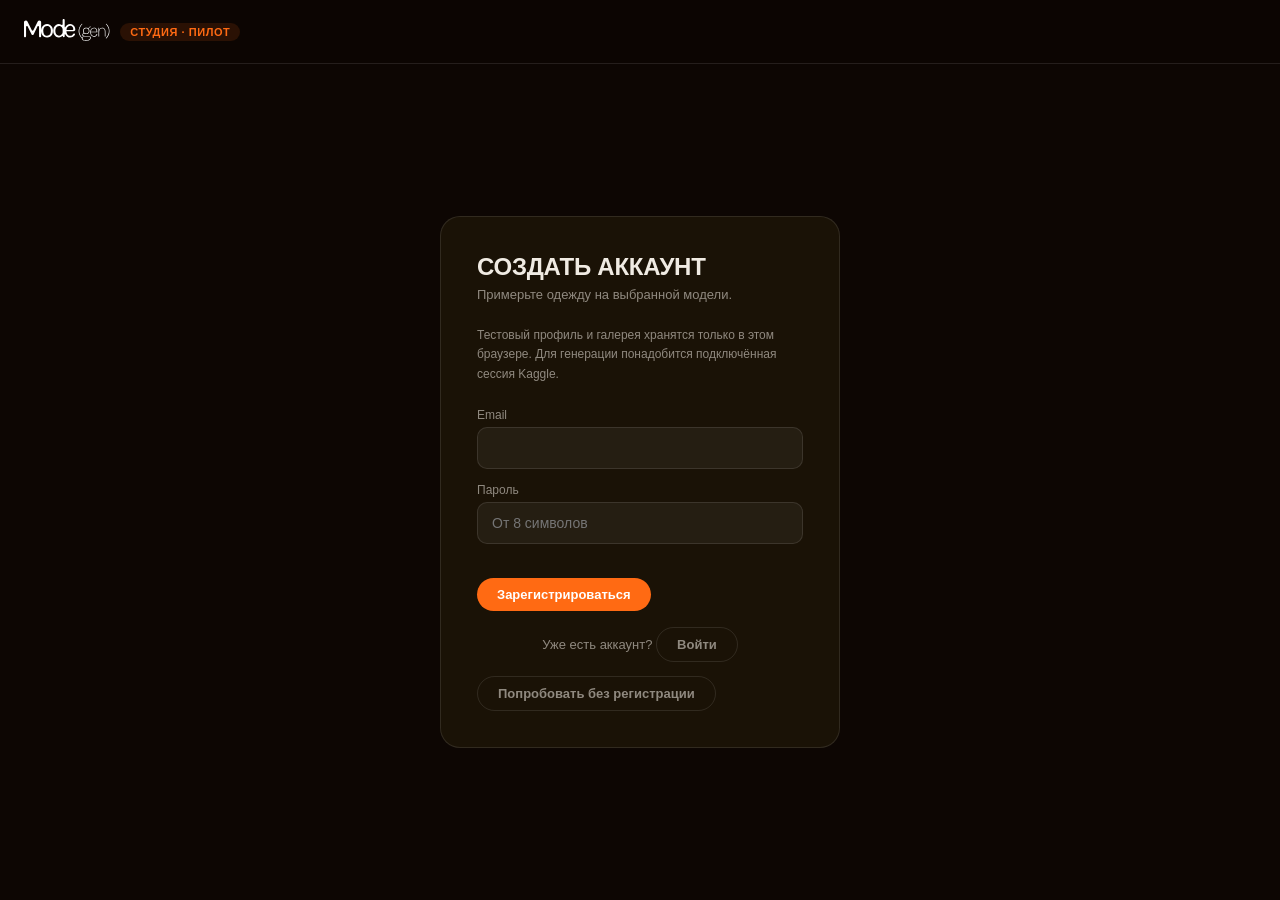
<file: ai-platform/index.html>
<!doctype html>
<html lang="ru"><head><meta charset="UTF-8"><meta name="viewport" content="width=device-width,initial-scale=1"><meta name="referrer" content="no-referrer"><title>Modegen — студия примерки</title><style>
*,*::before,*::after{box-sizing:border-box;margin:0;padding:0}
:root{--or:#FF6A13;--bg:#0D0603;--card:#1A1206;--bd:rgba(255,255,255,.1);--tx:#F0EBE3;--mu:rgba(240,235,227,.55)}
html,body{overflow-x:hidden;max-width:100vw}
body{font-family:Inter,-apple-system,sans-serif;background:var(--bg);color:var(--tx);min-height:100vh}
a{text-decoration:none;color:inherit}
button{font-family:inherit;cursor:pointer;border:none}
input,textarea,select{font-family:inherit}

/* NAV */
.nav{position:fixed;top:0;left:0;right:0;height:64px;background:rgba(13,6,3,.95);backdrop-filter:blur(16px);
  border-bottom:1px solid var(--bd);display:flex;align-items:center;justify-content:space-between;padding:0 24px;z-index:100}
.nav-left{display:flex;align-items:center;gap:10px}
.logo{height:22px;filter:brightness(0) invert(1)}
.studio-tag{font-size:11px;font-weight:600;color:var(--or);background:rgba(255,106,19,.12);
  padding:3px 10px;border-radius:12px;letter-spacing:.05em}
.nav-right{display:flex;align-items:center;gap:14px}
.credits-pill{display:flex;align-items:center;gap:6px;background:var(--card);border:1px solid var(--bd);
  padding:7px 14px;border-radius:20px;font-size:13px;font-weight:600}
.credits-pill span{color:var(--or)}
.btn{background:var(--or);color:#fff;padding:9px 20px;border-radius:24px;font-size:13px;font-weight:600;transition:.2s}
.btn:hover{background:#E55200}
.btn-ghost{background:transparent;border:1px solid var(--bd);color:var(--mu)}
.btn-ghost:hover{color:#fff;border-color:rgba(255,255,255,.3)}
.btn:disabled{opacity:.5;cursor:not-allowed}

/* LAYOUT */
.page{padding-top:64px;min-height:100vh}
.container{max-width:1200px;margin:0 auto;padding:32px 24px}

/* AUTH */
.auth-wrap{display:flex;align-items:center;justify-content:center;min-height:calc(100vh - 64px);padding:24px}
.auth-card{width:100%;max-width:400px;background:var(--card);border:1px solid var(--bd);border-radius:20px;padding:36px}
.auth-card h1{font-size:24px;font-weight:600;margin-bottom:6px;text-transform:uppercase;letter-spacing:-.01em}
.auth-card p{font-size:13px;color:var(--mu);margin-bottom:24px}
.field{margin-bottom:14px}
.field label{display:block;font-size:12px;color:var(--mu);margin-bottom:6px;font-weight:500}
.field input{width:100%;background:rgba(255,255,255,.05);border:1px solid var(--bd);border-radius:10px;
  padding:12px 14px;color:var(--tx);font-size:14px;outline:none;transition:.2s}
.field input:focus{border-color:rgba(255,106,19,.5)}
.auth-err{font-size:12px;color:#EF6A5A;margin:-6px 0 10px;min-height:16px}
.auth-switch{text-align:center;font-size:13px;color:var(--mu);margin-top:16px}
.auth-switch a{color:var(--or);cursor:pointer}
.free-badge{background:rgba(34,197,94,.12);border:1px solid rgba(34,197,94,.3);color:#4ADE80;
  font-size:12px;padding:8px 14px;border-radius:10px;margin-bottom:18px;text-align:center}

/* TABS */
.tabs{display:flex;gap:6px;margin-bottom:28px;flex-wrap:wrap}
.tab{padding:9px 20px;border-radius:22px;font-size:13px;font-weight:600;background:transparent;
  color:var(--mu);border:1px solid var(--bd);transition:.2s}
.tab.active{background:var(--or);color:#fff;border-color:var(--or)}

/* STUDIO */
.studio{display:grid;grid-template-columns:1fr 340px;gap:20px}
@media(max-width:900px){.studio{grid-template-columns:1fr}}
.panel{background:var(--card);border:1px solid var(--bd);border-radius:18px;padding:22px}
.panel h3{font-size:14px;font-weight:600;text-transform:uppercase;letter-spacing:.03em;margin-bottom:16px;color:var(--mu)}

/* DROPZONE */
.drop{border:2px dashed rgba(255,106,19,.35);border-radius:14px;padding:36px 20px;text-align:center;
  cursor:pointer;transition:.2s;position:relative;min-height:220px;display:flex;flex-direction:column;
  align-items:center;justify-content:center;gap:10px}
.drop:hover,.drop.over{border-color:var(--or);background:rgba(255,106,19,.04)}
.drop .ic{font-size:36px}
.drop .t1{font-size:15px;font-weight:600}
.drop .t2{font-size:12px;color:var(--mu)}
.drop img.preview{max-width:100%;max-height:300px;border-radius:10px;object-fit:contain}
.drop input{display:none}

/* MODEL GRID */
.mgrid{display:grid;grid-template-columns:repeat(4,1fr);gap:8px}
@media(max-width:600px){.mgrid{grid-template-columns:repeat(3,1fr)}}
.mopt{position:relative;border-radius:10px;overflow:hidden;cursor:pointer;aspect-ratio:3/4;
  border:2px solid transparent;transition:.15s}
.mopt img{width:100%;height:100%;object-fit:cover;display:block}
.mopt .mname{position:absolute;bottom:0;left:0;right:0;padding:14px 6px 5px;font-size:10px;font-weight:600;
  text-align:center;background:linear-gradient(to top,rgba(0,0,0,.85),transparent);text-transform:uppercase}
.mopt.sel{border-color:var(--or)}
.mopt.sel::after{content:'✓';position:absolute;top:5px;right:5px;width:18px;height:18px;background:var(--or);
  border-radius:50%;color:#fff;font-size:10px;display:flex;align-items:center;justify-content:center;font-weight:700}

/* OPTIONS */
.opt-row{display:flex;gap:6px;flex-wrap:wrap;margin-bottom:16px}
.chip{padding:8px 14px;border-radius:18px;font-size:12px;font-weight:500;background:rgba(255,255,255,.05);
  border:1px solid var(--bd);color:var(--mu);cursor:pointer;transition:.15s}
.chip.sel{background:rgba(255,106,19,.15);border-color:var(--or);color:var(--or)}

/* GENERATE BUTTON */
.gen-btn{width:100%;padding:15px;border-radius:14px;background:var(--or);color:#fff;font-size:15px;
  font-weight:700;display:flex;align-items:center;justify-content:center;gap:8px;transition:.2s}
.gen-btn:hover:not(:disabled){background:#E55200}
.gen-btn:disabled{opacity:.45;cursor:not-allowed}
.gen-note{font-size:11px;color:var(--mu);text-align:center;margin-top:10px}

/* PROGRESS */
.progress-wrap{display:none;margin-top:16px}
.progress-wrap.show{display:block}
.pbar{height:6px;background:rgba(255,255,255,.08);border-radius:6px;overflow:hidden}
.pfill{height:100%;background:linear-gradient(90deg,var(--or),#FF8A3D);width:0%;transition:width .5s;border-radius:6px}
.ptext{font-size:12px;color:var(--mu);margin-top:8px;text-align:center}

/* RESULT */
.result-wrap{display:none;margin-top:18px}
.result-wrap.show{display:block}
.result-img{width:100%;border-radius:14px;display:block}
.result-actions{display:flex;gap:8px;margin-top:12px}
.result-actions .btn{flex:1;text-align:center;padding:11px}

/* GALLERY */
.ggrid{display:grid;grid-template-columns:repeat(4,1fr);gap:12px}
@media(max-width:800px){.ggrid{grid-template-columns:repeat(2,1fr)}}
.gitem{border-radius:12px;overflow:hidden;background:var(--card);border:1px solid var(--bd)}
.gitem img{width:100%;aspect-ratio:3/4;object-fit:cover;display:block}
.gitem .gmeta{padding:10px 12px;font-size:11px;color:var(--mu)}
.gitem .gdl{display:block;text-align:center;padding:8px;background:rgba(255,106,19,.1);color:var(--or);
  font-size:12px;font-weight:600}
.empty{text-align:center;padding:60px 20px;color:var(--mu)}
.empty .ic{font-size:44px;margin-bottom:14px}

/* BILLING */
.plans{display:grid;grid-template-columns:repeat(3,1fr);gap:16px}
@media(max-width:800px){.plans{grid-template-columns:1fr}}
.plan{background:var(--card);border:1px solid var(--bd);border-radius:18px;padding:28px;position:relative}
.plan.hot{border-color:var(--or)}
.plan .hot-tag{position:absolute;top:-11px;left:50%;transform:translateX(-50%);background:var(--or);
  color:#fff;font-size:10px;font-weight:700;padding:4px 14px;border-radius:14px;text-transform:uppercase}
.plan h4{font-size:16px;font-weight:600;margin-bottom:4px}
.plan .price{font-size:32px;font-weight:700;color:var(--or);margin:10px 0 2px}
.plan .per{font-size:12px;color:var(--mu);margin-bottom:18px}
.plan ul{list-style:none;margin-bottom:20px}
.plan li{font-size:13px;color:var(--mu);padding:5px 0;display:flex;gap:8px}
.plan li::before{content:'✓';color:var(--or);font-weight:700}
.plan .btn{width:100%;text-align:center}

/* TOAST */
.toast{position:fixed;bottom:24px;left:50%;transform:translateX(-50%) translateY(80px);background:var(--card);
  border:1px solid var(--bd);border-radius:12px;padding:13px 22px;font-size:13px;z-index:300;transition:.3s;opacity:0}
.toast.show{transform:translateX(-50%) translateY(0);opacity:1}
.toast.err{border-color:rgba(239,106,90,.4);color:#EF6A5A}
.toast.ok{border-color:rgba(74,222,128,.4);color:#4ADE80}
.hide{display:none!important}

.connection{margin-bottom:22px}.connection summary{cursor:pointer;font-size:16px}.connection-grid{display:grid;grid-template-columns:1fr 1fr;gap:14px;margin-top:18px}.notice{font-size:13px;color:var(--mu);line-height:1.6;margin:12px 0}.status{font-size:14px;margin:12px 0;line-height:1.5}.status.ok{color:#4ADE80}.status.err{color:#EF6A5A}.file-label{display:block;padding:12px;border:1px dashed var(--or);border-radius:10px;cursor:pointer;margin-bottom:12px}.file-label input{display:block;max-width:100%;margin-top:8px}.custom-person{max-height:220px;max-width:100%;display:block;margin:10px auto}.mopt{background:var(--card);color:var(--tx);width:100%}.mgrid{margin-top:16px}.pfill{width:40%;animation:waiting 1.7s ease-in-out infinite alternate}@keyframes waiting{to{transform:translateX(145%)}}.result-img{max-height:650px;object-fit:contain}#resultMessage{color:#EF6A5A;font-size:13px;line-height:1.6;margin-top:10px}#resultMeta{font-size:12px;color:var(--mu);margin-top:12px}.auth-card label{display:block;margin-bottom:5px}.auth-card .notice{font-size:12px}.field input:disabled{opacity:.5} @media(max-width:650px){.connection-grid{grid-template-columns:1fr}.nav{padding:0 14px}.container{padding:24px 14px}.panel{padding:18px}.auth-card{padding:24px}.result-actions{flex-wrap:wrap}}
</style></head><body>
<nav class="nav"><div class="nav-left"><a href="/"><img src="/logo.svg" class="logo" alt="Modegen"></a><span class="studio-tag">СТУДИЯ · ПИЛОТ</span></div><div class="nav-right" id="navRight"></div></nav>
<main class="page">
<section id="viewAuth" class="auth-wrap"><form class="auth-card" id="authForm">
<h1 id="authTitle">Создать аккаунт</h1><p>Примерьте одежду на выбранной модели.</p>
<p class="notice">Тестовый профиль и галерея хранятся только в этом браузере. Для генерации понадобится подключённая сессия Kaggle.</p>
<div class="field"><label for="aEmail">Email</label><input type="email" id="aEmail" autocomplete="username" required></div>
<div class="field"><label for="aPass">Пароль</label><input type="password" id="aPass" autocomplete="new-password" minlength="8" required placeholder="От 8 символов"></div>
<div id="aErr" class="auth-err" role="alert"></div><button class="btn" id="aBtn" type="submit">Зарегистрироваться</button>
<div class="auth-switch"><span id="switchText">Уже есть аккаунт?</span> <button type="button" class="btn btn-ghost" id="switchAuth">Войти</button></div>
</form></section>
<div id="viewApp" class="hide"><div class="container">
<div class="tabs"><button class="tab active" data-tab="studio">Студия</button><button class="tab" data-tab="gallery">Галерея</button></div>
<section id="tabStudio">
<details class="panel connection" open id="connectionPanel"><summary>Подключение Kaggle</summary>
<p class="notice">Запустите <a href="./modegen_kaggle_web.ipynb" download style="color:var(--or)">ноутбук для сайта</a> в Kaggle с GPU и Internet On. Вставьте адрес и ключ из его последней ячейки. Фото отправятся в эту сессию только после нажатия «Создать кадр».</p>
<div class="connection-grid"><div class="field"><label for="serverUrl">Адрес подключения</label><input id="serverUrl" type="url" placeholder="https://….gradio.live" autocomplete="off" spellcheck="false"></div><div class="field"><label for="serverKey">Ключ подключения</label><input id="serverKey" type="password" autocomplete="off" placeholder="Ключ из вашего notebook"></div></div>
<button class="btn" id="connectBtn">Подключить</button> <button class="btn btn-ghost" id="disconnectBtn" disabled>Отключить</button>
<p id="connectionStatus" class="status" role="status">Сессия не подключена.</p><p class="notice">Тестируем FASHN из последнего завершённого запуска. Качество пока экспериментальное: проверяйте фасон и принт. Соединение работает, пока запущена сессия Kaggle.</p>
</details>
<div class="studio"><div>
<section class="panel" style="margin-bottom:18px"><h3>1 · Фото одежды</h3><label class="drop" id="drop" for="file"><input type="file" id="file" accept="image/jpeg,image/png,image/webp"><div id="dropInner"><div class="ic">＋</div><div class="t1">Загрузите фото одежды</div><div class="t2">Разложенный верх · JPG, PNG или WebP до 8 МБ</div></div></label><p class="notice">В этом тесте: футболки, рубашки и лонгсливы. Лучше снять вещь целиком на однотонном фоне.</p></section>
<section class="panel"><h3>Результат</h3><div id="resultEmpty" class="empty">Здесь появится новый кадр.</div><div id="progWrap" class="progress-wrap" role="status"><div class="pbar"><div class="pfill"></div></div><p id="ptext" class="ptext"></p></div><p id="resultMessage" role="alert"></p><div id="resWrap" class="result-wrap"><img id="resImg" class="result-img" alt="Результат примерки"><p id="resultMeta"></p><div class="result-actions"><a id="dlBtn" class="btn" download="modegen-result.png">Скачать PNG</a><button id="resetBtn" class="btn btn-ghost">Новый кадр</button></div></div></section>
</div><div><section class="panel" style="margin-bottom:18px"><h3>2 · Человек</h3><label class="file-label" for="personFile">Загрузить своё фото<input id="personFile" type="file" accept="image/jpeg,image/png,image/webp"></label><img id="personPreview" class="custom-person hide" alt="Ваше фото человека"><p class="notice">Или выберите модель ниже. Голова, руки и верх тела должны быть видны.</p><div class="mgrid" id="mgrid"></div></section>
<section class="panel"><h3>3 · Создать кадр</h3><p class="notice">Сохраняем исходную позу и фон. Один вариант за запуск. В предыдущем тесте генерация занимала около 4–5 минут.</p><button class="gen-btn" id="genBtn" disabled>Создать кадр</button><p class="gen-note">Без оплаты. Используется бесплатная GPU-квота вашей сессии Kaggle.</p></section></div></div>
</section><section id="tabGallery" class="hide"><p class="notice">Результаты хранятся в этом браузере. Скачивайте нужные кадры перед очисткой его данных.</p><div id="ggrid" class="ggrid"></div><p id="gEmpty" class="empty">Сохранённых результатов пока нет.</p></section>
</div></div></main><div id="toast" class="toast" role="status"></div><script type="module" src="./app.mjs"></script></body></html>
</file>
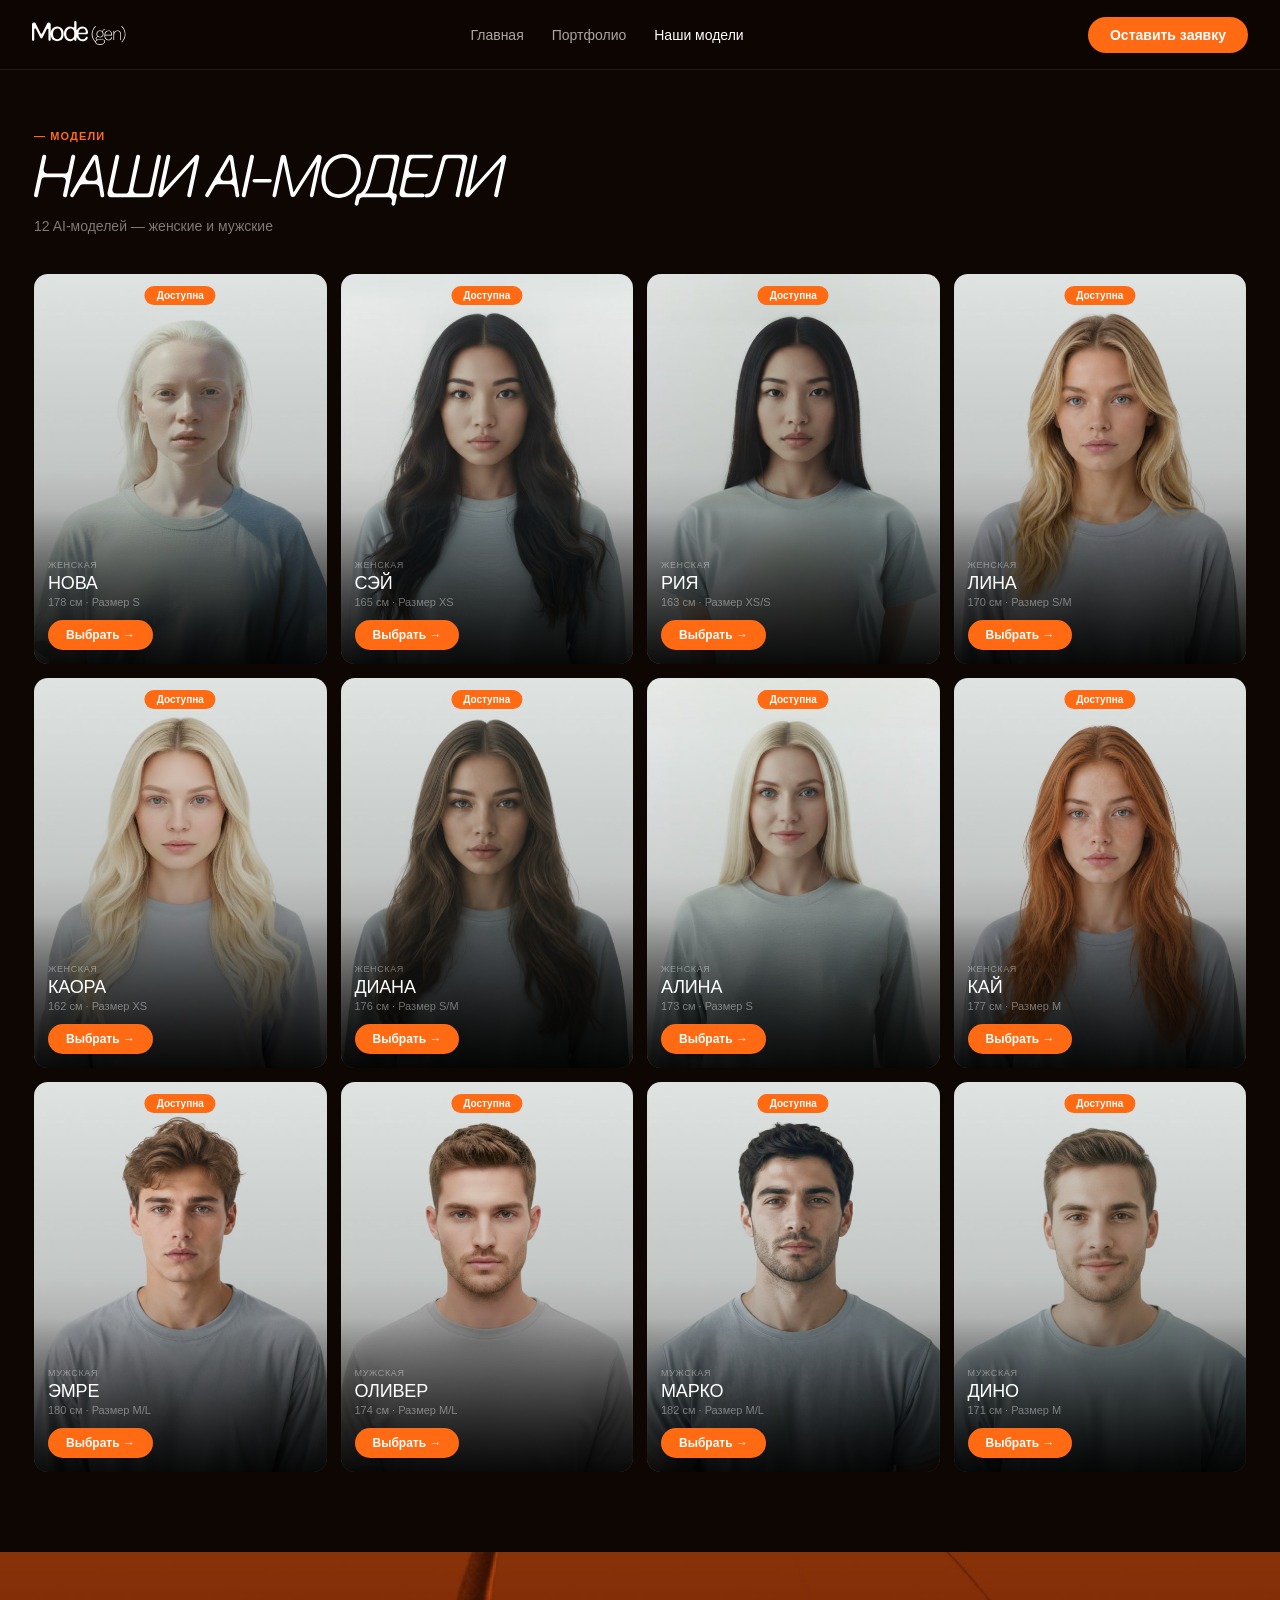
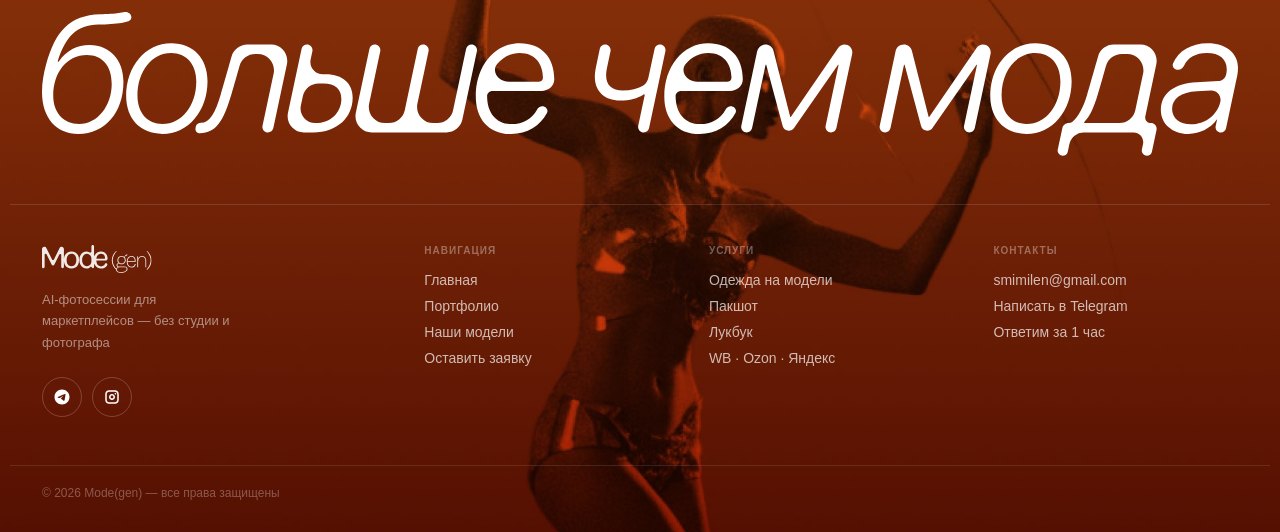
<file: models.html>
<!DOCTYPE html>
<html lang="ru">
<head>
<meta charset="UTF-8"/>
<meta name="viewport" content="width=device-width,initial-scale=1.0"/>
<title>Наши модели — Mode(gen)</title>
<style>
*,*::before,*::after{box-sizing:border-box;margin:0;padding:0}
html,body{overflow-x:hidden!important;max-width:100vw!important}
:root{--or:#FF6A13;--nav-h:70px}
body{font-family:Inter,-apple-system,sans-serif;background:#0D0603;color:#F0EBE3;min-height:100vh}

/* NAV */
.nav{position:fixed;top:0;left:0;right:0;height:var(--nav-h);background:rgba(13,6,3,.95);
      backdrop-filter:blur(16px);border-bottom:1px solid rgba(255,255,255,.08);
      display:flex;align-items:center;justify-content:space-between;
      padding:0 32px;z-index:100}
.logo-img{height:24px;width:auto;filter:brightness(0) invert(1)}
.nav-links{display:flex;gap:32px}
.nav-links a{color:rgba(240,235,227,.7);text-decoration:none;font-size:14px;font-weight:500}
.nav-links a.active{color:#fff}
.nav-links a:hover{color:#fff}
.btn-nav{background:var(--or);color:#fff;padding:10px 22px;border-radius:30px;
          text-decoration:none;font-size:14px;font-weight:600;white-space:nowrap}

/* PAGE */
.page{padding-top:var(--nav-h)}
.inner{max-width:1260px;margin:0 auto;padding:60px 24px 80px}

/* HEADER */
.eyebrow{font-size:11px;font-weight:600;letter-spacing:.1em;text-transform:uppercase;
          color:var(--or);margin-bottom:12px;display:flex;align-items:center;gap:8px}
.title-img{height:clamp(32px,5vw,52px);width:auto;display:block;margin-bottom:12px}
.subtitle{font-size:14px;color:rgba(240,235,227,.5);margin-bottom:40px}

/* GRID — 4 columns, no !important conflicts */
.grid{
  display:grid;
  grid-template-columns:repeat(4,minmax(0,1fr));
  gap:14px;
}

/* CARD */
.mc{position:relative;border-radius:14px;overflow:hidden;aspect-ratio:3/4;background:#1A1206}
.mc img{width:100%;height:100%;object-fit:cover;display:block}
.mc-badge{position:absolute;top:12px;left:50%;transform:translateX(-50%);
           background:var(--or);color:#fff;font-size:10px;font-weight:600;
           padding:4px 12px;border-radius:20px;z-index:4;white-space:nowrap}
.mc-info{position:absolute;bottom:0;left:0;right:0;
          padding:50px 14px 14px;
          background:linear-gradient(to top,rgba(0,0,0,.88),transparent);z-index:3}
.mc-cat{font-size:9px;font-weight:500;letter-spacing:.07em;text-transform:uppercase;
         color:rgba(255,255,255,.4);margin-bottom:3px}
.mc-name{font-size:18px;font-weight:500;text-transform:uppercase;
          letter-spacing:-.01em;color:#fff;margin-bottom:2px}
.mc-sz{font-size:11px;color:rgba(255,255,255,.4);margin-bottom:12px}
.mc-btn{display:inline-flex;align-items:center;gap:4px;
         padding:8px 18px;border-radius:30px;background:var(--or);
         color:#fff;font-size:12px;font-weight:600;text-decoration:none}


/* ── Mobile nav ── */
.nav-links { display: flex; gap: 28px; }
.hamburger { display: none; flex-direction: column; gap: 5px; background: none;
             border: none; cursor: pointer; padding: 4px; }
.hamburger span { display: block; width: 24px; height: 2px;
                  background: rgba(240,235,227,.85); border-radius: 2px; transition: .3s; }
.mobile-menu { display: none; position: fixed; top: var(--nav-h); left: 0; right: 0;
               background: rgba(13,6,3,.97); backdrop-filter: blur(16px);
               padding: 16px 24px 24px; z-index: 99; flex-direction: column; gap: 4px;
               border-bottom: 1px solid rgba(255,255,255,.1); }
.mobile-menu.open { display: flex; }
.mobile-menu a { color: rgba(240,235,227,.8); text-decoration: none; font-size: 16px;
                 font-weight: 500; padding: 12px 0;
                 border-bottom: 1px solid rgba(255,255,255,.06); }
.mobile-menu a:last-child { border-bottom: none; }
.btn-mobile { background: var(--or); color: #fff !important; text-align: center;
              border-radius: 30px; padding: 12px 0 !important; margin-top: 8px;
              font-weight: 600 !important; }
@media (max-width: 768px) {
  .nav-links  { display: none !important; }
  .desktop-only { display: none !important; }
  .hamburger  { display: flex !important; }
}

    /* RESPONSIVE */
@media(max-width:1024px){.grid{grid-template-columns:repeat(3,minmax(0,1fr))}}
@media(max-width:700px) {.grid{grid-template-columns:repeat(2,minmax(0,1fr));gap:10px}}
@media(max-width:400px) {.grid{grid-template-columns:repeat(2,minmax(0,1fr));gap:8px}
  .nav-links{display:none}
}

/* FOOTER overrides */
.footer-new{position:relative;overflow:hidden;background:#1A0800}
.footer-bg{position:absolute;inset:0;background:url(img/footer-bg.jpg) center/cover no-repeat;z-index:0}
.footer-tagline-wrap{position:relative;z-index:1;padding:60px 32px 48px;max-width:1260px;margin:0 auto}
.footer-tagline-img{width:100%;max-width:1196px;height:auto;display:block}
.footer-content{position:relative;z-index:1;max-width:1260px;margin:0 auto;
                 padding:40px 32px 48px;
                 display:grid;grid-template-columns:1.4fr 1fr 1fr 1fr;gap:40px;
                 border-top:1px solid rgba(255,255,255,.12)}
.footer-logo-img{height:28px;width:auto;display:block;margin-bottom:16px;
                  filter:brightness(0) invert(1);opacity:.9}
.footer-tagline-text{font-size:13px;line-height:1.65;color:rgba(255,255,255,.5);margin:0 0 24px}
.footer-socials-row{display:flex;gap:10px}
.footer-social-btn{width:40px;height:40px;border-radius:50%;border:1px solid rgba(255,255,255,.2);
                    display:flex;align-items:center;justify-content:center}
.footer-social-btn img{width:18px;height:18px}
.footer-col-head{font-size:10px;font-weight:600;letter-spacing:.1em;text-transform:uppercase;
                  color:rgba(255,255,255,.35);margin-bottom:16px}
.footer-link{display:block;font-size:14px;color:rgba(255,255,255,.7);
              text-decoration:none;margin-bottom:10px}
.footer-link:hover{color:#fff}
.footer-bottom-bar{position:relative;z-index:1;max-width:1260px;margin:0 auto;
                    padding:20px 32px 32px;border-top:1px solid rgba(255,255,255,.1);
                    font-size:12px;color:rgba(255,255,255,.3)}
</style>
<!-- Yandex.Metrika counter -->
<script type="text/javascript">
    (function(m,e,t,r,i,k,a){
        m[i]=m[i]||function(){(m[i].a=m[i].a||[]).push(arguments)};
        m[i].l=1*new Date();
        for (var j = 0; j < document.scripts.length; j++) {if (document.scripts[j].src === r) { return; }}
        k=e.createElement(t),a=e.getElementsByTagName(t)[0],k.async=1,k.src=r,a.parentNode.insertBefore(k,a)
    })(window, document,'script','https://mc.yandex.ru/metrika/tag.js?id=110635183', 'ym');
    ym(110635183, 'init', {ssr:true, webvisor:true, clickmap:true, ecommerce:"dataLayer", referrer: document.referrer, url: location.href, accurateTrackBounce:true, trackLinks:true});
</script>
<noscript><div><img src="https://mc.yandex.ru/watch/110635183" style="position:absolute; left:-9999px;" alt="" /></div></noscript>
<!-- /Yandex.Metrika counter -->
</head>
<body>

<nav class="nav" id="nav">
  <a href="index.html"><img src="logo.svg" alt="Mode(gen)" class="logo-img"></a>
  <div class="nav-links" id="navLinks">
    <a href="index.html">Главная</a>
    <a href="portfolio.html">Портфолио</a>
    <a href="models.html" class="active">Наши модели</a>
  </div>
  <a href="index.html#contact" class="btn-nav desktop-only">Оставить заявку</a>
  <button class="hamburger" id="hamburger" aria-label="Меню">
    <span></span><span></span><span></span>
  </button>
</nav>
<div class="mobile-menu" id="mobileMenu">
  <a href="index.html">Главная</a>
  <a href="portfolio.html">Портфолио</a>
  <a href="models.html" style="color:#FF6A13">Наши модели</a>
  <a href="index.html#contact" class="btn-mobile">Оставить заявку</a>
</div>

<div class="page">
  <div class="inner">

    <div class="eyebrow">— МОДЕЛИ</div>
    <img src="img/cta-text.svg" alt="Наши AI-модели" class="title-img">
    <p class="subtitle">12 AI-моделей — женские и мужские</p>

    <div class="grid">
      <div class="mc">
          <span class="mc-badge">Доступна</span>
          <img src="img/model5.jpg" alt="Нова">
          <div class="mc-info">
            <div class="mc-cat">Женская</div>
            <div class="mc-name">Нова</div>
            <div class="mc-sz">178 см · Размер S</div>
            <a href="index.html#contact?model=Нова" onclick="localStorage.setItem('selectedModel','Нова')" class="mc-btn">Выбрать →</a>
          </div>
        </div>
        <div class="mc">
          <span class="mc-badge">Доступна</span>
          <img src="img/model6.jpg" alt="Сэй">
          <div class="mc-info">
            <div class="mc-cat">Женская</div>
            <div class="mc-name">Сэй</div>
            <div class="mc-sz">165 см · Размер XS</div>
            <a href="index.html#contact?model=Сэй" onclick="localStorage.setItem('selectedModel','Сэй')" class="mc-btn">Выбрать →</a>
          </div>
        </div>
        <div class="mc">
          <span class="mc-badge">Доступна</span>
          <img src="img/model7.jpg" alt="Рия">
          <div class="mc-info">
            <div class="mc-cat">Женская</div>
            <div class="mc-name">Рия</div>
            <div class="mc-sz">163 см · Размер XS/S</div>
            <a href="index.html#contact?model=Рия" onclick="localStorage.setItem('selectedModel','Рия')" class="mc-btn">Выбрать →</a>
          </div>
        </div>
        <div class="mc">
          <span class="mc-badge">Доступна</span>
          <img src="img/model9.jpg" alt="Лина">
          <div class="mc-info">
            <div class="mc-cat">Женская</div>
            <div class="mc-name">Лина</div>
            <div class="mc-sz">170 см · Размер S/M</div>
            <a href="index.html#contact?model=Лина" onclick="localStorage.setItem('selectedModel','Лина')" class="mc-btn">Выбрать →</a>
          </div>
        </div>
        <div class="mc">
          <span class="mc-badge">Доступна</span>
          <img src="img/model10.jpg" alt="Каора" loading="lazy">
          <div class="mc-info">
            <div class="mc-cat">Женская</div>
            <div class="mc-name">Каора</div>
            <div class="mc-sz">162 см · Размер XS</div>
            <a href="index.html#contact?model=Каора" onclick="localStorage.setItem('selectedModel','Каора')" class="mc-btn">Выбрать →</a>
          </div>
        </div>
        <div class="mc">
          <span class="mc-badge">Доступна</span>
          <img src="img/model11.jpg" alt="Диана" loading="lazy">
          <div class="mc-info">
            <div class="mc-cat">Женская</div>
            <div class="mc-name">Диана</div>
            <div class="mc-sz">176 см · Размер S/M</div>
            <a href="index.html#contact?model=Диана" onclick="localStorage.setItem('selectedModel','Диана')" class="mc-btn">Выбрать →</a>
          </div>
        </div>
        <div class="mc">
          <span class="mc-badge">Доступна</span>
          <img src="img/model15.jpg" alt="Алина" loading="lazy">
          <div class="mc-info">
            <div class="mc-cat">Женская</div>
            <div class="mc-name">Алина</div>
            <div class="mc-sz">173 см · Размер S</div>
            <a href="index.html#contact?model=Алина" onclick="localStorage.setItem('selectedModel','Алина')" class="mc-btn">Выбрать →</a>
          </div>
        </div>
        <div class="mc">
          <span class="mc-badge">Доступна</span>
          <img src="img/model16.jpg" alt="Кай" loading="lazy">
          <div class="mc-info">
            <div class="mc-cat">Женская</div>
            <div class="mc-name">Кай</div>
            <div class="mc-sz">177 см · Размер M</div>
            <a href="index.html#contact?model=Кай" onclick="localStorage.setItem('selectedModel','Кай')" class="mc-btn">Выбрать →</a>
          </div>
        </div>
        <div class="mc">
          <span class="mc-badge">Доступна</span>
          <img src="img/model8.jpg" alt="Эмре" loading="lazy">
          <div class="mc-info">
            <div class="mc-cat">Мужская</div>
            <div class="mc-name">Эмре</div>
            <div class="mc-sz">180 см · Размер M/L</div>
            <a href="index.html#contact?model=Эмре" onclick="localStorage.setItem('selectedModel','Эмре')" class="mc-btn">Выбрать →</a>
          </div>
        </div>
        <div class="mc">
          <span class="mc-badge">Доступна</span>
          <img src="img/model12.jpg" alt="Оливер" loading="lazy">
          <div class="mc-info">
            <div class="mc-cat">Мужская</div>
            <div class="mc-name">Оливер</div>
            <div class="mc-sz">174 см · Размер M/L</div>
            <a href="index.html#contact?model=Оливия" onclick="localStorage.setItem('selectedModel','Оливер')" class="mc-btn">Выбрать →</a>
          </div>
        </div>
        <div class="mc">
          <span class="mc-badge">Доступна</span>
          <img src="img/model13.jpg" alt="Марко" loading="lazy">
          <div class="mc-info">
            <div class="mc-cat">Мужская</div>
            <div class="mc-name">Марко</div>
            <div class="mc-sz">182 см · Размер M/L</div>
            <a href="index.html#contact?model=Марко" onclick="localStorage.setItem('selectedModel','Марко')" class="mc-btn">Выбрать →</a>
          </div>
        </div>
        <div class="mc">
          <span class="mc-badge">Доступна</span>
          <img src="img/model14.jpg" alt="Дино" loading="lazy">
          <div class="mc-info">
            <div class="mc-cat">Мужская</div>
            <div class="mc-name">Дино</div>
            <div class="mc-sz">171 см · Размер M</div>
            <a href="index.html#contact?model=Джина" onclick="localStorage.setItem('selectedModel','Дино')" class="mc-btn">Выбрать →</a>
          </div>
        </div>
    </div>
        </div>
    </div>

  </div>
</div>

<footer class="footer-new">

  <!-- Background -->
  <div class="footer-bg"></div>

  <!-- "больше чем мода" SVG text -->
  <div class="footer-tagline-wrap">
    <img src="img/footer-text.svg" alt="больше чем мода" class="footer-tagline-img">
  </div>

  <!-- Main content -->
  <div class="footer-content">
    <div class="footer-col footer-brand-col">
      <a href="index.html" aria-label="Mode(gen)">
        <img src="logo.svg" alt="Mode(gen)" class="footer-logo-img">
      </a>
      <p class="footer-tagline-text">AI-фотосессии для<br>маркетплейсов — без студии и<br>фотографа</p>
      <div class="footer-socials-row">
        <a href="https://t.me/milenasmi" target="_blank" rel="noopener" class="footer-social-btn" target="_blank" rel="noopener">
          <img src="img/icon-tg.svg" alt="Telegram">
        </a>
        <a href="https://www.instagram.com/modegen.ru?igsh=b2p6d3FkNXpzbWQ1" class="footer-social-btn" target="_blank" rel="noopener">
          <img src="img/icon-inst.svg" alt="Instagram">
        </a>
      </div>
    </div>

    <div class="footer-col">
      <div class="footer-col-head">НАВИГАЦИЯ</div>
      <a href="index.html"     class="footer-link">Главная</a>
      <a href="portfolio.html" class="footer-link">Портфолио</a>
      <a href="models.html"    class="footer-link">Наши модели</a>
      <a href="#contact"       class="footer-link">Оставить заявку</a>
    </div>

    <div class="footer-col">
      <div class="footer-col-head">УСЛУГИ</div>
      <span class="footer-link">Одежда на модели</span>
      <span class="footer-link">Пакшот</span>
      <span class="footer-link">Лукбук</span>
      <span class="footer-link">WB · Ozon · Яндекс</span>
    </div>

    <div class="footer-col">
      <div class="footer-col-head">КОНТАКТЫ</div>
      <a href="mailto:smimilen@gmail.com" class="footer-link">smimilen@gmail.com</a>
      <a href="https://t.me/milenasmi" class="footer-link" target="_blank">Написать в Telegram</a>
      <span class="footer-link footer-link-dim">Ответим за 1 час</span>
    </div>
  </div>

  <!-- Bottom bar -->
  <div class="footer-bottom-bar">
    <span>© 2026 Mode(gen) — все права защищены</span>
  </div>

</footer>

<script>
// Hamburger not needed on this standalone page
// Pre-fill model selection
window.addEventListener('load',function(){
  var m=localStorage.getItem('selectedModel');
  if(m){var b=document.getElementById('model-banner');if(b)b.style.display='block';}
});
</script>

<script>
var hb = document.getElementById('hamburger');
var mm = document.getElementById('mobileMenu');
if (hb && mm) {
  hb.addEventListener('click', function() {
    mm.classList.toggle('open');
  });
  document.addEventListener('click', function(e) {
    if (!hb.contains(e.target) && !mm.contains(e.target)) {
      mm.classList.remove('open');
    }
  });
}
</script>
</body>
</html>
</file>
